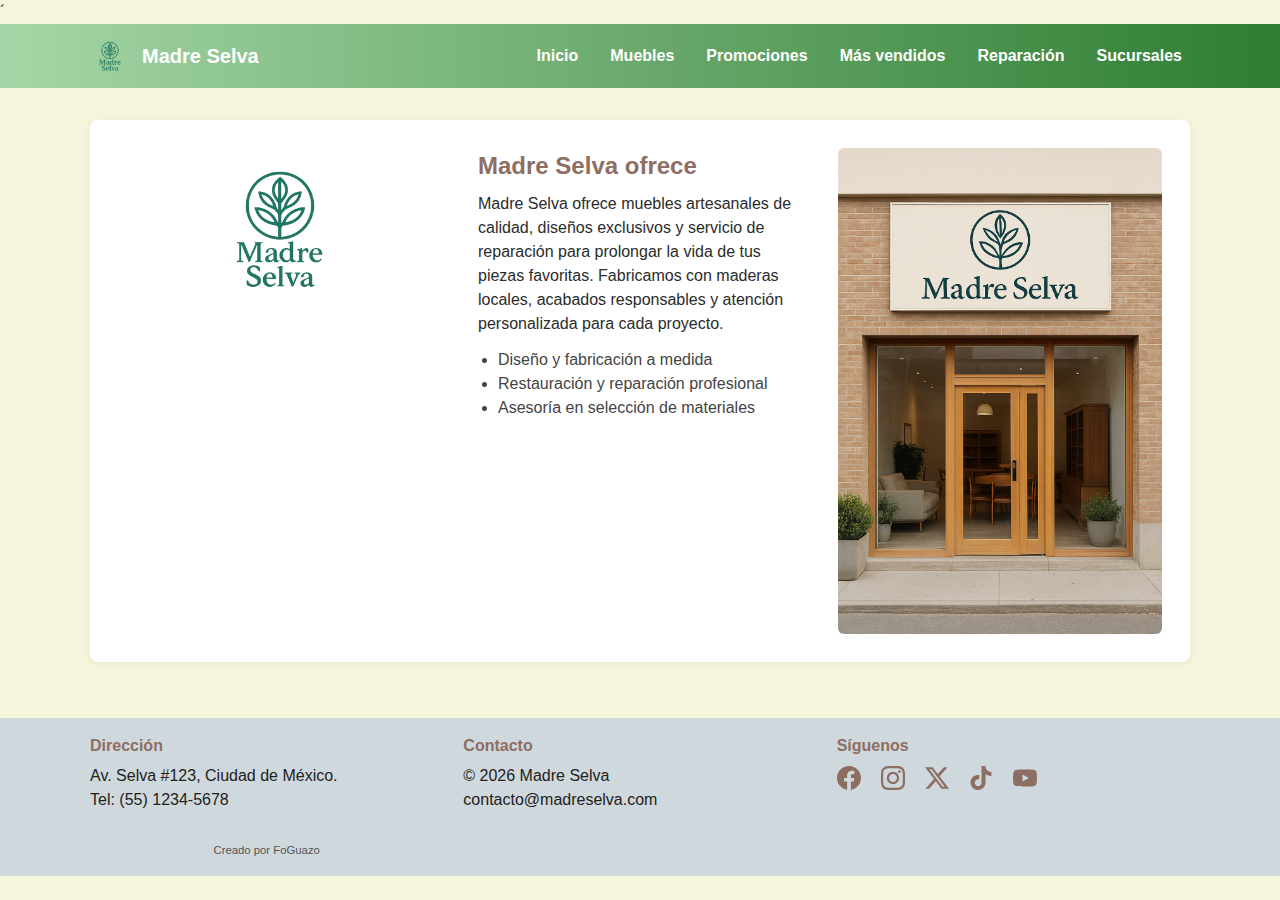
<file: index.html>
<!doctype html> 
<html lang="es">
<head>
  <meta charset="utf-8" />
  <meta name="viewport" content="width=device-width, initial-scale=1" />
  <title>Madre Selva — Inicio</title>
  <link rel="stylesheet" href="styles.css" /><!-- Referencia a la hoja de estilo-->´
</head>
<body> 
  <header class="site-header">
    <div class="container header-inner">
      <div class="brand">
        <img src="images/logo.png" alt="Logotipo Madre Selva" class="logo" />
        <h1 class="site-title">Madre Selva</h1>
      </div>
      <nav class="main-nav" aria-label="Menú principal">
        <ul>
          <li><a href="index.html">Inicio</a></li>
          <li><a href="#">Muebles</a></li>
          <li><a href="#">Promociones</a></li>
          <li><a href="mas-vendidos.html">Más vendidos</a></li>
          <li><a href="#">Reparación</a></li>
          <li><a href="#">Sucursales</a></li>
        </ul>
      </nav>
    </div>
  </header>

  <main class="container main-content" id="main">
    <section class="hero-grid">
      <!-- Columna 1: Logotipo -->
      <div class="col logo-col" aria-labelledby="logo-title">
        <h2 id="logo-title" class="visually-hidden">Logotipo Madre Selva</h2>
        <img src="images/logo.png" alt="Logotipo Madre Selva" class="logo-large" />
      </div>

      <!-- Columna 2: Descripción -->
      <div class="col desc-col">
        <h2>Madre Selva ofrece</h2>
        <p>
          Madre Selva ofrece muebles artesanales de calidad, diseños exclusivos y servicio de reparación para prolongar la vida de tus piezas favoritas. Fabricamos con maderas locales, acabados responsables y atención personalizada para cada proyecto.
        </p>
        <ul>
          <li>Diseño y fabricación a medida</li>
          <li>Restauración y reparación profesional</li>
          <li>Asesoría en selección de materiales</li>
        </ul>
      </div>

      <!-- Columna 3: Foto de la entrada -->
      <div class="col image-col" aria-labelledby="entrada-title">
        <h2 id="entrada-title" class="visually-hidden">Entrada de la mueblería</h2>
        <img src="images/entrada.png" alt="Entrada principal de Madre Selva" class="store-photo" />
      </div>
    </section>
  </main>

  <footer class="site-footer">
    <div class="container footer-grid">
      <div class="footer-col">
        <strong>Dirección</strong>
        <p>Av. Selva #123, Ciudad de México.<br/>Tel: (55) 1234-5678</p>
      </div>
      <div class="footer-col">
        <strong>Contacto</strong>
        <p>© 2026 Madre Selva<br/>contacto@madreselva.com</p>
      </div>
      <div class="footer-col">
        <strong>Síguenos</strong>
        <div class="social-links">
  <a href="#" target="_blank" aria-label="Facebook"> 
    <svg viewBox="0 0 24 24" class="icon-svg">
      <path d="M24 12.073c0-6.627-5.373-12-12-12s-12 5.373-12 12c0 5.99 4.388 10.954 10.125 11.854v-8.385H7.078v-3.47h3.047V9.43c0-3.007 1.792-4.669 4.533-4.669 1.312 0 2.686.235 2.686.235v2.953H15.83c-1.491 0-1.956.925-1.956 1.874v2.25h3.328l-.532 3.47h-2.796v8.385C19.612 23.027 24 18.062 24 12.073z"/>
    </svg>
  </a>

  <a href="#" target="_blank" aria-label="Instagram">
    <svg viewBox="0 0 24 24" class="icon-svg">
      <path d="M12 2.163c3.204 0 3.584.012 4.85.07 3.252.148 4.771 1.691 4.919 4.919.058 1.265.069 1.645.069 4.849 0 3.205-.012 3.584-.069 4.849-.149 3.225-1.664 4.771-4.919 4.919-1.266.058-1.644.07-4.85.07-3.204 0-3.584-.012-4.849-.07-3.26-.149-4.771-1.699-4.919-4.92-.058-1.265-.07-1.644-.07-4.849 0-3.204.013-3.583.07-4.849.149-3.227 1.664-4.771 4.919-4.919 1.266-.057 1.645-.069 4.849-.069zm0-2.163c-3.259 0-3.667.014-4.947.072-4.358.2-6.78 2.618-6.98 6.98-.059 1.281-.073 1.689-.073 4.948 0 3.259.014 3.668.072 4.948.2 4.358 2.618 6.78 6.98 6.98 1.281.058 1.689.072 4.948.072 3.259 0 3.668-.014 4.948-.072 4.354-.2 6.782-2.618 6.979-6.98.059-1.28.073-1.689.073-4.948 0-3.259-.014-3.667-.072-4.947-.196-4.354-2.617-6.78-6.979-6.98-1.281-.059-1.69-.073-4.949-.073zm0 5.838c-3.403 0-6.162 2.759-6.162 6.162s2.759 6.163 6.162 6.163 6.162-2.759 6.162-6.163-2.759-6.162-6.162-6.162zm0 10.162c-2.209 0-4-1.79-4-4 0-2.209 1.791-4 4-4s4 1.791 4 4c0 2.21-1.791 4-4 4zm6.406-11.845c-.796 0-1.441.645-1.441 1.44s.645 1.44 1.441 1.44c.795 0 1.439-.645 1.439-1.44s-.644-1.44-1.439-1.44z"/>
    </svg>
  </a>

  <a href="#" target="_blank" aria-label="Twitter">
    <svg viewBox="0 0 24 24" class="icon-svg">
      <path d="M18.901 1.153h3.68l-8.04 9.19L24 22.846h-7.406l-5.8-7.584-6.638 7.584H.474l8.6-9.83L0 1.154h7.594l5.243 6.932 6.064-6.932zm-1.292 19.49h2.039L6.486 3.24H4.298l13.311 17.403z"/>
    </svg>
  </a>
  <a href="#" target="_blank" aria-label="TikTok">
  <svg viewBox="0 0 24 24" class="icon-svg">
    <path d="M12.525.02c1.31-.02 2.61-.01 3.91-.02.08 1.53.63 3.09 1.75 4.17 1.12 1.11 2.7 1.62 4.24 1.79v4.03c-1.44-.05-2.89-.35-4.2-.97-.57-.26-1.1-.59-1.62-.93-.01 2.92.01 5.84-.02 8.75-.08 1.4-.54 2.79-1.35 3.94-1.31 1.92-3.58 3.17-5.91 3.21-1.43.08-2.86-.31-4.08-1.03-2.02-1.19-3.44-3.37-3.65-5.71-.02-.5-.03-1-.01-1.49.18-1.9 1.12-3.72 2.58-4.96 1.66-1.44 3.98-2.13 6.15-1.72.02 1.48-.04 2.96-.04 4.44-.99-.32-2.15-.23-3.02.37-.63.41-1.11 1.04-1.36 1.75-.21.51-.15 1.07-.14 1.61.24 1.64 1.82 3.02 3.5 2.87 1.12-.01 2.19-.66 2.77-1.61.19-.33.4-.67.41-1.06.1-1.79.06-3.57.07-5.36.01-4.03-.01-8.05.02-12.07z"/>
  </svg>
  </a>
<a href="#" target="_blank" aria-label="YouTube">
  <svg viewBox="0 0 24 24" class="icon-svg">
    <path d="M23.498 6.186a3.02 3.02 0 0 0-2.122-2.136C19.505 3.545 12 3.545 12 3.545s-7.505 0-9.377.505A3.02 3.02 0 0 0 .502 6.186C0 8.07 0 12 0 12s0 3.93.502 5.814a3.02 3.02 0 0 0 2.122 2.136c1.871.505 9.376.505 9.376.505s7.505 0 9.377-.505a3.02 3.02 0 0 0 2.122-2.136C24 15.93 24 12 24 12s0-3.93-.502-5.814M9.545 15.568V8.432L15.818 12z"/>
  </svg>
  </a>
</div>
    </div>
    <div class="footer-note">
      <small>Creado por FoGuazo</small>
    </div>
  </footer>
</body>
</html>
</file>
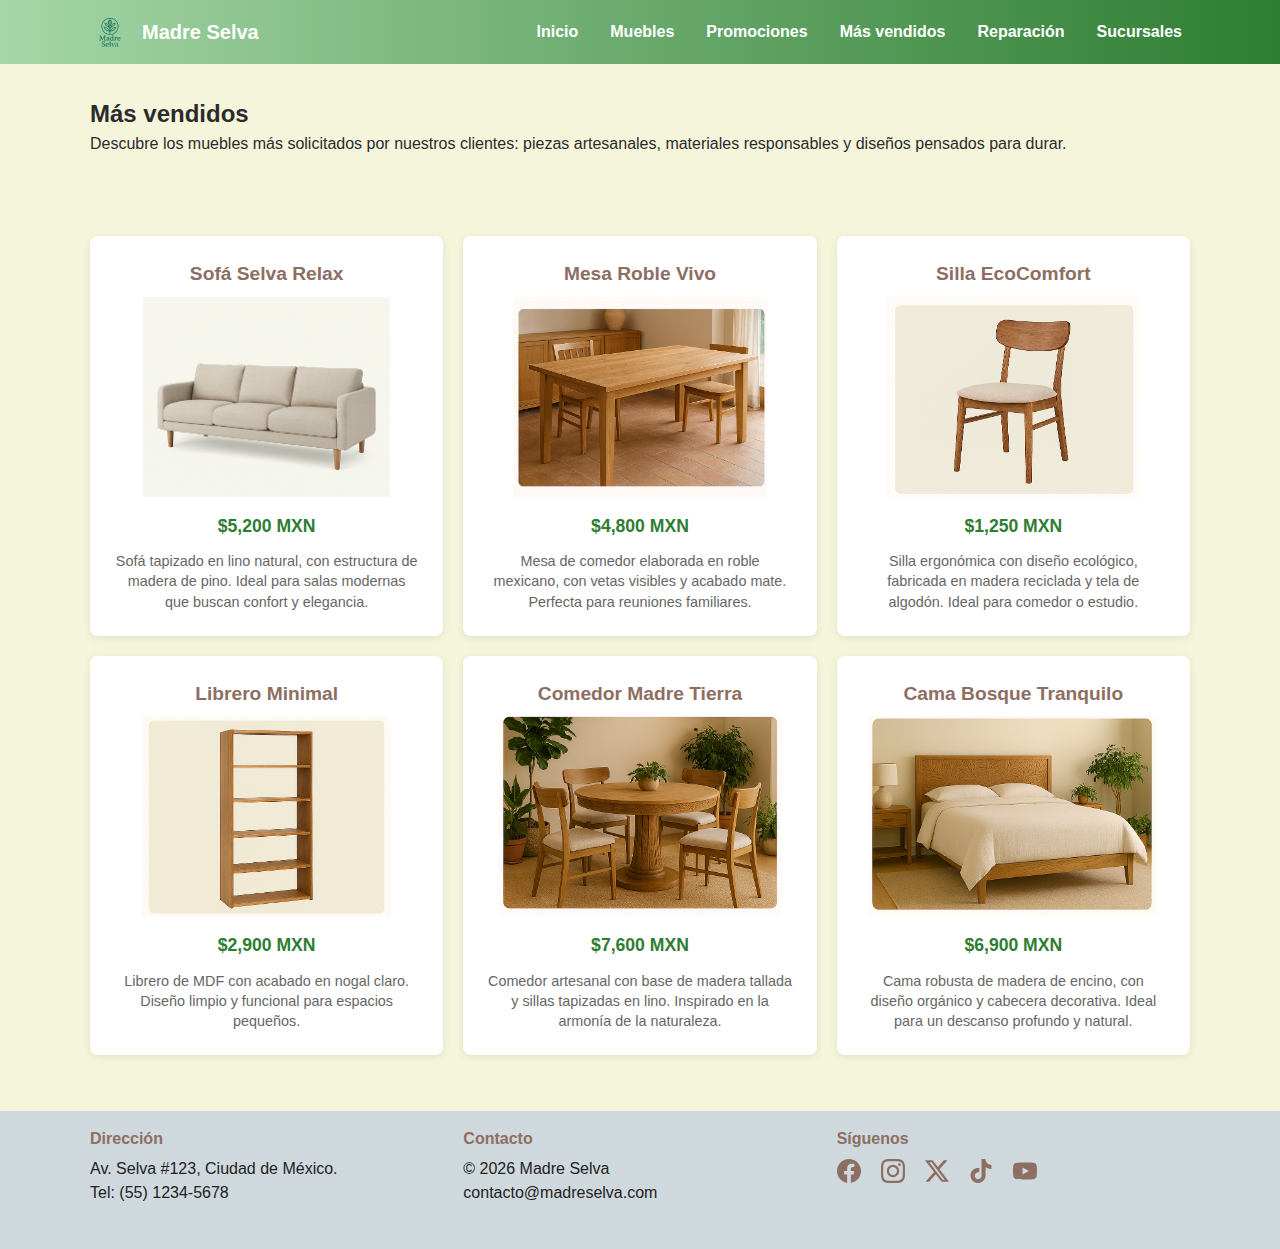
<file: mas-vendidos.html>
<!doctype html>
<html lang="es">
<head>
  <meta charset="utf-8" />
  <meta name="viewport" content="width=device-width, initial-scale=1" />
  <title>Madre Selva — Más vendidos</title>
  <link rel="stylesheet" href="styles.css" /><!-- vinculación para estilo con archivo CSS-->
</head>
<body>
  <header class="site-header">
    <div class="container header-inner">
      <div class="brand">
        <img src="images/logo.png" alt="Logotipo Madre Selva" class="logo" />
        <h1 class="site-title">Madre Selva</h1>
      </div>

      <nav class="main-nav" aria-label="Menú principal">
        <ul>
          <li><a href="index.html">Inicio</a></li>
          <li><a href="#">Muebles</a></li>
          <li><a href="#">Promociones</a></li>
          <li><a href="mas-vendidos.html" class="active">Más vendidos</a></li>
          <li><a href="#">Reparación</a></li>
          <li><a href="#">Sucursales</a></li>
        </ul>
      </nav>
    </div>
  </header>

  <main class="container main-content">
    <section class="products-intro">
      <h2>Más vendidos</h2>
      <p>Descubre los muebles más solicitados por nuestros clientes: piezas artesanales, materiales responsables y diseños pensados para durar.</p>
    <br>
    <br>
    </section>

    <section class="products-grid" aria-label="Listado de productos más vendidos">
      <!-- Producto 1 -->
      <article class="product-card">
        <h3 class="product-title">Sofá Selva Relax</h3>
        <img src="images/sofa.png" alt="Sofá Selva Relax tapizado en lino beige" class="product-image" />
        <p class="product-price">$5,200 MXN</p>
        <p class="product-desc">Sofá tapizado en lino natural, con estructura de madera de pino. Ideal para salas modernas que buscan confort y elegancia.</p>
      </article>

      <!-- Producto 2 -->
      <article class="product-card">
        <h3 class="product-title">Mesa Roble Vivo</h3>
        <img src="images/mesa.png" alt="Mesa Roble Vivo de madera maciza" class="product-image" />
        <p class="product-price">$4,800 MXN</p>
        <p class="product-desc">Mesa de comedor elaborada en roble mexicano, con vetas visibles y acabado mate. Perfecta para reuniones familiares.</p>
      </article>

      <!-- Producto 3 -->
      <article class="product-card">
        <h3 class="product-title">Silla EcoComfort</h3>
        <img src="images/silla.png" alt="Silla EcoComfort de madera reciclada con asiento acolchado" class="product-image" />
        <p class="product-price">$1,250 MXN</p>
        <p class="product-desc">Silla ergonómica con diseño ecológico, fabricada en madera reciclada y tela de algodón. Ideal para comedor o estudio.</p>
      </article>

      <!-- Producto 4 -->
      <article class="product-card">
        <h3 class="product-title">Librero Minimal</h3>
        <img src="images/librero.png" alt="Librero Minimal de cinco niveles acabado nogal claro" class="product-image" />
        <p class="product-price">$2,900 MXN</p>
        <p class="product-desc">Librero de MDF con acabado en nogal claro. Diseño limpio y funcional para espacios pequeños.</p>
      </article>

      <!-- Producto 5 -->
      <article class="product-card">
        <h3 class="product-title">Comedor Madre Tierra</h3>
        <img src="images/comedor.png" alt="Comedor Madre Tierra mesa redonda tallada y sillas tapizadas" class="product-image" />
        <p class="product-price">$7,600 MXN</p>
        <p class="product-desc">Comedor artesanal con base de madera tallada y sillas tapizadas en lino. Inspirado en la armonía de la naturaleza.</p>
      </article>

      <!-- Producto 6 -->
      <article class="product-card">
        <h3 class="product-title">Cama Bosque Tranquilo</h3>
        <img src="images/cama.png" alt="Cama Bosque Tranquilo de madera de encino con cabecera tallada" class="product-image" />
        <p class="product-price">$6,900 MXN</p>
        <p class="product-desc">Cama robusta de madera de encino, con diseño orgánico y cabecera decorativa. Ideal para un descanso profundo y natural.</p>
      </article>
    </section>
  </main>

  <footer class="site-footer">
    <div class="container footer-grid">
      <div class="footer-col">
        <strong>Dirección</strong>
        <p>Av. Selva #123, Ciudad de México.<br/>Tel: (55) 1234-5678</p>
      </div>
      <div class="footer-col">
        <strong>Contacto</strong>
        <p>© 2026 Madre Selva<br/>contacto@madreselva.com</p>
      </div>
      <div class="footer-col">
        <strong>Síguenos</strong>
         <div class="social-links">
  <a href="#" target="_blank" aria-label="Facebook">
    <svg viewBox="0 0 24 24" class="icon-svg">
      <path d="M24 12.073c0-6.627-5.373-12-12-12s-12 5.373-12 12c0 5.99 4.388 10.954 10.125 11.854v-8.385H7.078v-3.47h3.047V9.43c0-3.007 1.792-4.669 4.533-4.669 1.312 0 2.686.235 2.686.235v2.953H15.83c-1.491 0-1.956.925-1.956 1.874v2.25h3.328l-.532 3.47h-2.796v8.385C19.612 23.027 24 18.062 24 12.073z"/>
    </svg>
  </a>

  <a href="#" target="_blank" aria-label="Instagram">
    <svg viewBox="0 0 24 24" class="icon-svg">
      <path d="M12 2.163c3.204 0 3.584.012 4.85.07 3.252.148 4.771 1.691 4.919 4.919.058 1.265.069 1.645.069 4.849 0 3.205-.012 3.584-.069 4.849-.149 3.225-1.664 4.771-4.919 4.919-1.266.058-1.644.07-4.85.07-3.204 0-3.584-.012-4.849-.07-3.26-.149-4.771-1.699-4.919-4.92-.058-1.265-.07-1.644-.07-4.849 0-3.204.013-3.583.07-4.849.149-3.227 1.664-4.771 4.919-4.919 1.266-.057 1.645-.069 4.849-.069zm0-2.163c-3.259 0-3.667.014-4.947.072-4.358.2-6.78 2.618-6.98 6.98-.059 1.281-.073 1.689-.073 4.948 0 3.259.014 3.668.072 4.948.2 4.358 2.618 6.78 6.98 6.98 1.281.058 1.689.072 4.948.072 3.259 0 3.668-.014 4.948-.072 4.354-.2 6.782-2.618 6.979-6.98.059-1.28.073-1.689.073-4.948 0-3.259-.014-3.667-.072-4.947-.196-4.354-2.617-6.78-6.979-6.98-1.281-.059-1.69-.073-4.949-.073zm0 5.838c-3.403 0-6.162 2.759-6.162 6.162s2.759 6.163 6.162 6.163 6.162-2.759 6.162-6.163-2.759-6.162-6.162-6.162zm0 10.162c-2.209 0-4-1.79-4-4 0-2.209 1.791-4 4-4s4 1.791 4 4c0 2.21-1.791 4-4 4zm6.406-11.845c-.796 0-1.441.645-1.441 1.44s.645 1.44 1.441 1.44c.795 0 1.439-.645 1.439-1.44s-.644-1.44-1.439-1.44z"/>
    </svg>
  </a>

  <a href="#" target="_blank" aria-label="Twitter">
    <svg viewBox="0 0 24 24" class="icon-svg">
      <path d="M18.901 1.153h3.68l-8.04 9.19L24 22.846h-7.406l-5.8-7.584-6.638 7.584H.474l8.6-9.83L0 1.154h7.594l5.243 6.932 6.064-6.932zm-1.292 19.49h2.039L6.486 3.24H4.298l13.311 17.403z"/>
    </svg>
  </a>

  <a href="#" target="_blank" aria-label="TikTok">
  <svg viewBox="0 0 24 24" class="icon-svg">
    <path d="M12.525.02c1.31-.02 2.61-.01 3.91-.02.08 1.53.63 3.09 1.75 4.17 1.12 1.11 2.7 1.62 4.24 1.79v4.03c-1.44-.05-2.89-.35-4.2-.97-.57-.26-1.1-.59-1.62-.93-.01 2.92.01 5.84-.02 8.75-.08 1.4-.54 2.79-1.35 3.94-1.31 1.92-3.58 3.17-5.91 3.21-1.43.08-2.86-.31-4.08-1.03-2.02-1.19-3.44-3.37-3.65-5.71-.02-.5-.03-1-.01-1.49.18-1.9 1.12-3.72 2.58-4.96 1.66-1.44 3.98-2.13 6.15-1.72.02 1.48-.04 2.96-.04 4.44-.99-.32-2.15-.23-3.02.37-.63.41-1.11 1.04-1.36 1.75-.21.51-.15 1.07-.14 1.61.24 1.64 1.82 3.02 3.5 2.87 1.12-.01 2.19-.66 2.77-1.61.19-.33.4-.67.41-1.06.1-1.79.06-3.57.07-5.36.01-4.03-.01-8.05.02-12.07z"/>
  </svg>
  </a>
  <a href="#" target="_blank" aria-label="YouTube">
  <svg viewBox="0 0 24 24" class="icon-svg">
    <path d="M23.498 6.186a3.02 3.02 0 0 0-2.122-2.136C19.505 3.545 12 3.545 12 3.545s-7.505 0-9.377.505A3.02 3.02 0 0 0 .502 6.186C0 8.07 0 12 0 12s0 3.93.502 5.814a3.02 3.02 0 0 0 2.122 2.136c1.871.505 9.376.505 9.376.505s7.505 0 9.377-.505a3.02 3.02 0 0 0 2.122-2.136C24 15.93 24 12 24 12s0-3.93-.502-5.814M9.545 15.568V8.432L15.818 12z"/>
  </svg>
  </a>
      </div>
    </div>
    <div class="footer-note">
   
  </footer>
</body>
</html>
</file>
<file: styles.css>
/* ==========================================
   VARIABLES Y CONFIGURACIÓN GLOBAL
   ========================================== */
:root{
  --verde-principal:#2E7D32;
  --verde-claro:#A5D6A7;
  --marron:#8D6E63;
  --beige:#F5F5DC;
  --gris:#CFD8DC;
  --texto:#2b2b2b;
  --max-width:1100px;
  --gap:1.25rem;
  /* Tipografías seguras para web con fallbacks */
  font-family: "Segoe UI", Roboto, "Helvetica Neue", Arial, sans-serif;
}

/* Reset ligero */
*{box-sizing:border-box;margin:0;padding:0}
html,body{height:100%}
body{
  color:var(--texto);
  background:var(--beige);
  line-height:1.5;
}

/* Contenedor centrado */
.container{
  width:90%;
  max-width:var(--max-width);
  margin:0 auto;
}

/* ==========================================
   HEADER Y NAVEGACIÓN
   ========================================== */
.site-header{
  background:linear-gradient(90deg,var(--verde-claro),var(--verde-principal));
  color:#fff;
  padding:.75rem 0;
}
.header-inner{
  display:flex;
  align-items:center;
  justify-content:space-between;
}
.brand{display:flex;align-items:center;gap:.75rem}
.logo{width:40px;height:40px;object-fit:contain}
.site-title{font-size:1.25rem;font-weight:600}

/* Navegación */
.main-nav ul{
  list-style:none;
  display:flex;
  gap:1rem;
  align-items:center;
}
.main-nav a{
  color:#fff;
  text-decoration:none;
  padding:.35rem .5rem;
  border-radius:4px;
  font-weight:600;
}
.main-nav a:hover{background:rgba(255,255,255,0.12)}

/* ==========================================
   ÁREA PRINCIPAL
   ========================================== */
.main-content{padding:2rem 0}
.hero-grid{
  display:grid;
  grid-template-columns:repeat(3,1fr);
  gap:var(--gap);
  align-items:start;
  background:#fff;
  padding:1.25rem;
  border-radius:8px;
  box-shadow:0 2px 6px rgba(0,0,0,0.06);
}

/* Columnas */
.col{padding:.5rem}
.logo-large{max-width:160px;height:auto;display:block;margin:0 auto}
.desc-col h2{color:var(--marron);margin-bottom:.5rem}
.desc-col p{margin-bottom:.75rem}
.desc-col ul{list-style:disc;margin-left:1.25rem;color:#444}

/* Imagen de la tienda */
.store-photo{
  width:100%;
  height:auto;
  border-radius:6px;
  display:block;
  object-fit:cover;
}

/* Footer */
.site-footer{
  margin-top:1.5rem;
  background:var(--gris);
  color:#222;
  padding:1rem 0;
}
.footer-grid{
  display:grid;
  grid-template-columns:repeat(3,1fr);
  gap:var(--gap);
  align-items:start;
}
.footer-col strong{display:block;margin-bottom:.35rem;color:var(--marron)}
.footer-note{text-align:center;padding-top:.5rem;color:#555;font-size:.85rem}

/* Asistente de accesibilidad*/
.visually-hidden{
  position:absolute!important;
  height:1px;width:1px;
  overflow:hidden;clip:rect(1px,1px,1px,1px);
  white-space:nowrap;border:0;padding:0;margin:-1px;
}
/* Reja de productos: 3 columnas */
.products-grid {
  display: grid;
  /* Definimos 3 columnas de igual tamaño */
  grid-template-columns: repeat(3, 1fr); 
  /* El espacio entre tarjetas */
  gap: var(--gap);
  /* Centra las tarjetas dentro del grid si sobran espacios */
  justify-content: center;
  margin-top: 2rem;
}

/* Estilo de cada tarjeta de producto */
.product-card {
  background: #fff;
  padding: 1.5rem;
  border-radius: 8px;
  height: 100%;
  box-shadow: 0 2px 8px rgba(0,0,0,0.08);
  
  /* Flexbox interno para centrar todo el contenido verticalmente */
  display: flex;
  flex-direction: column;
  align-items: center; 
  text-align: center;
}

/* Control de las imágenes */
.product-image {
  max-width: 100%;
  height: 200px;      /* Altura fija para que todas las filas queden niveladas */
  object-fit: contain; /* Evita que la imagen se deforme, la centra en su espacio */
  margin-bottom: 1rem;
  display: block;
  transition: transform 0.3s ease; /* Esto hace que el crecimiento sea suave y no un salto brusco */

}

.product-card:hover .product-image {
  transform: scale(1.1); /* 1.1 equivale al 110% de su tamaño original */
}


/* Estilos de texto dentro de la tarjeta */
.product-title {
  font-size: 1.2rem;
  color: var(--marron);
  margin-bottom: 0.5rem;
}

.product-price {
  font-weight: bold;
  color: var(--verde-principal);
  font-size: 1.1rem;
  margin-bottom: 0.75rem;
}

.product-desc {
  font-size: 0.9rem;
  color: #666;
  line-height: 1.4;
}

.social-links {
  display: flex;
  gap: 1.25rem;
  margin-top: 0.5rem;
}

/* Estilo para el icono */
.icon-svg {
  width: 24px;   /* Tamaño del icono */
  height: 24px;
  fill: var(--marron); /* Tu color de paleta */
  transition: fill 0.3s, transform 0.3s;
}

/* Efecto hover */
.social-links a:hover .icon-svg {
  fill: var(--verde-principal); /* Cambia a verde al pasar el mouse */
  transform: translateY(-4px) scale(1.15); /* Mueve 4px hacia arriba e incrementa el tamaño en el icono*/
}
/* Media queries */
/* ==========================================
   TABLETS Y LAPTOPS PEQUEÑAS (Menos de 1024px)
   ========================================== */
@media (max-width:1023px){
  /* Pasamos de 3 columnas a 2 para que el contenido no se amontone */
  .hero-grid{grid-template-columns:repeat(2,1fr)}
  .products-grid, .footer-grid {
    grid-template-columns: repeat(2, 1fr);
  }
  /* Ajustamos la reja de productos y el pie de página a 2 columnas */
  .footer-grid{grid-template-columns:repeat(2,1fr)}
}

/* ==========================================
   Dispositivos Móviles (Menos de 768px)
   ========================================== */
@media (max-width:767px){
  /* El header pasa de horizontal a vertical (logo arriba, menú abajo) */
  .header-inner{flex-direction:column;gap:.75rem;align-items:flex-start}
  /* Todas las cuadrículas pasan a 1 sola columna para facilitar la lectura */
  .products-grid {grid-template-columns: 1fr;}
  /* El menú permite que los links salten de línea si no caben (wrap) */
  .main-nav ul{flex-wrap:wrap;gap:.5rem}
  .hero-grid{grid-template-columns:1fr}
  /* Reducimos tamaños para optimizar el espacio visual en pantallas pequeñas */
  .footer-grid{grid-template-columns:1fr}
  .logo-large{max-width:140px}
  .site-title{font-size:1rem}
}
</file>
